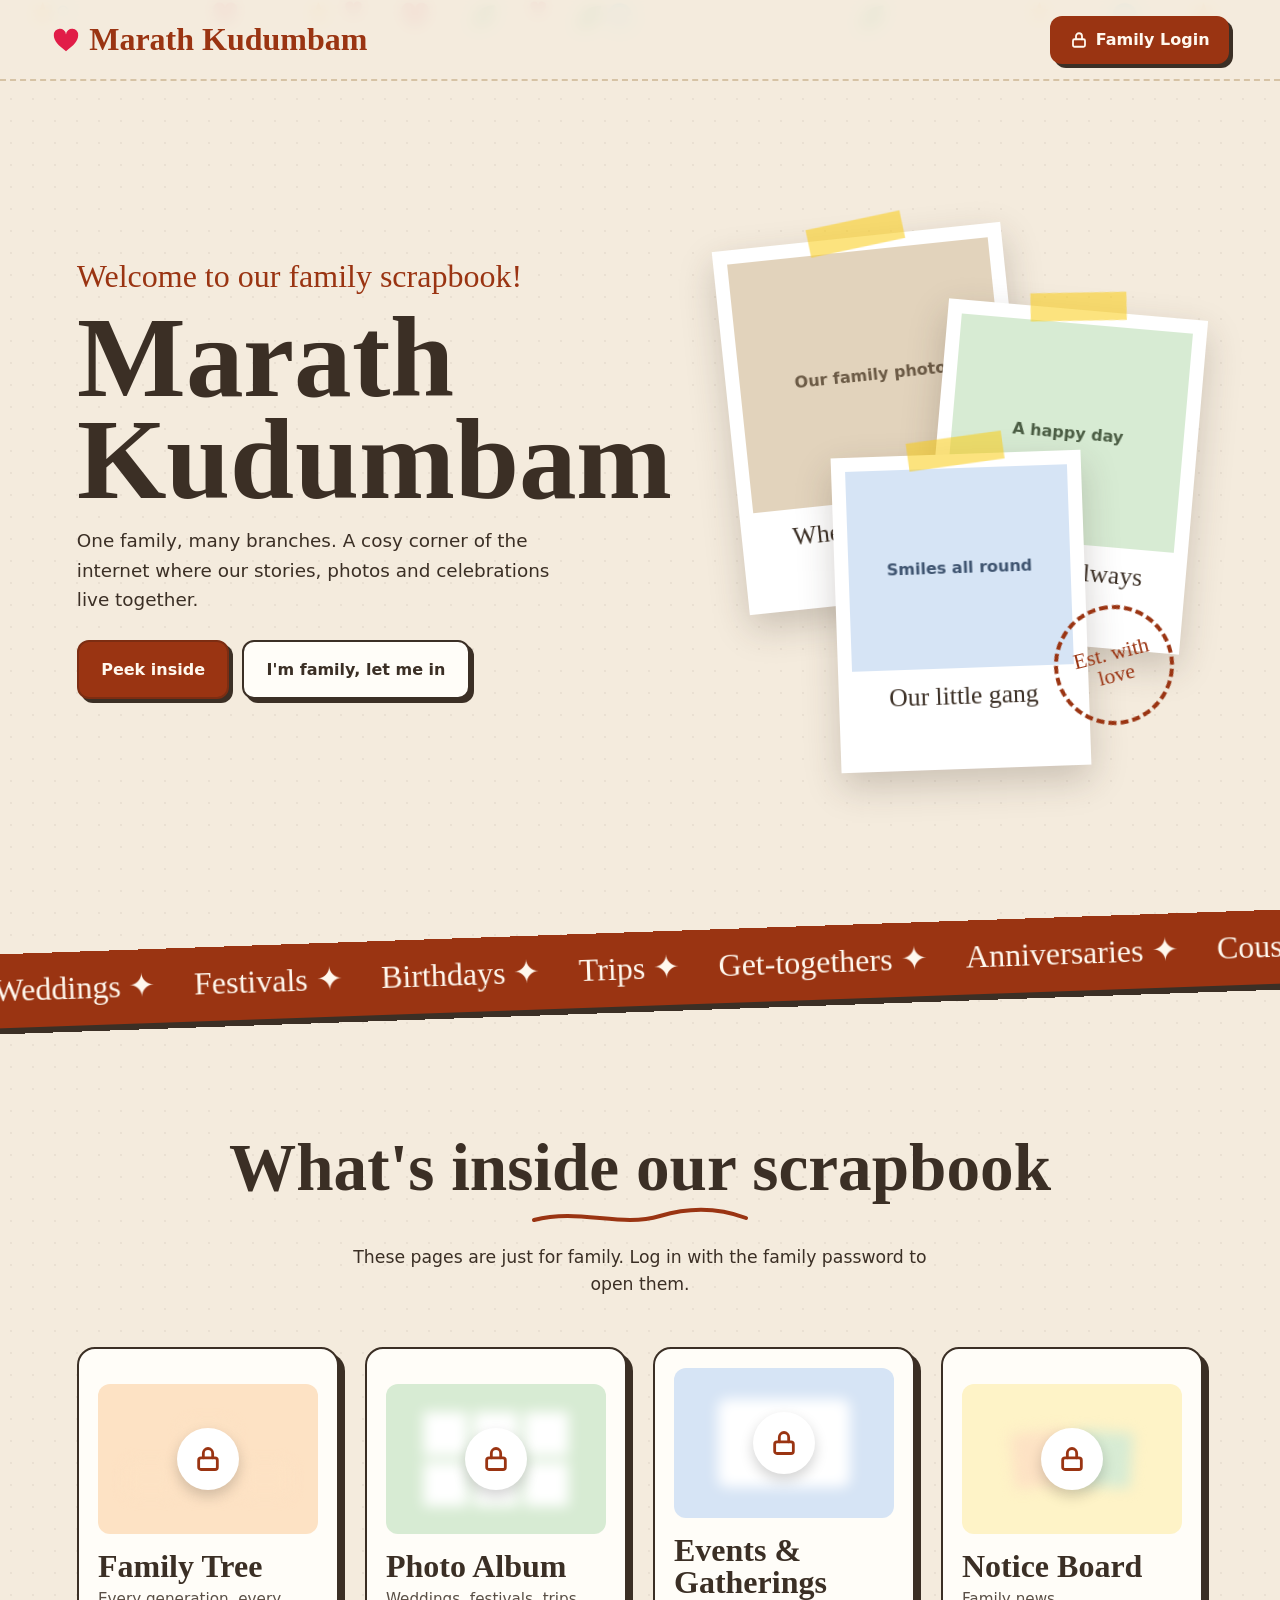
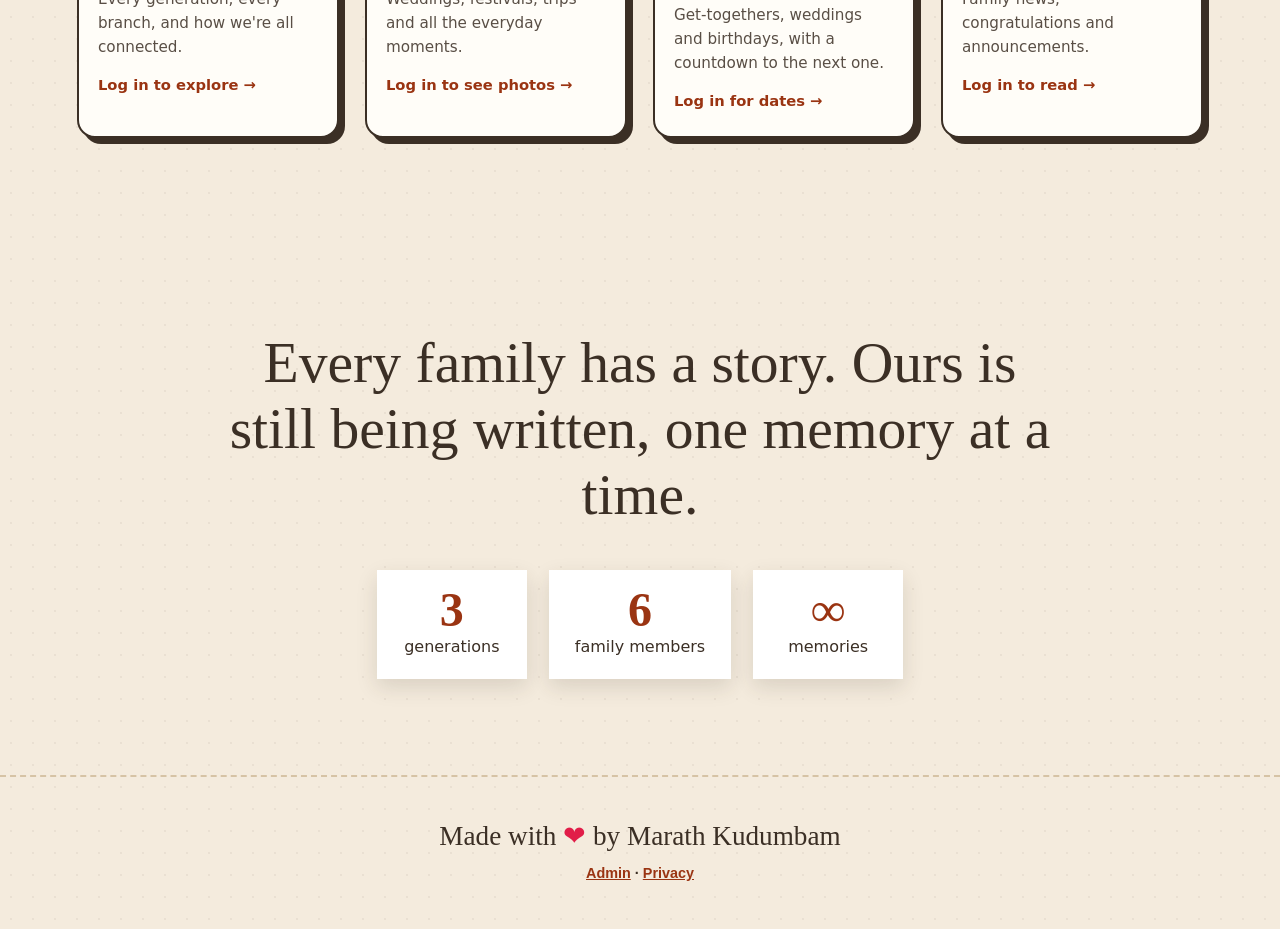
<file: index.html>
<!DOCTYPE html><html lang="en"><head><meta charset="UTF-8"><meta http-equiv="Content-Security-Policy" content="default-src 'self'; script-src 'self' 'unsafe-inline'; style-src 'self' 'unsafe-inline' https://fonts.googleapis.com; font-src https://fonts.gstatic.com; img-src 'self' data: blob: https://cppdwandvejbittfmwxe.supabase.co; connect-src 'self' https://cppdwandvejbittfmwxe.supabase.co https://www.googleapis.com; object-src 'none'; base-uri 'none'; form-action 'self'; frame-src 'none'"><meta name="referrer" content="strict-origin-when-cross-origin"><meta name="viewport" content="width=device-width,initial-scale=1"><title>Marath Kudumbam</title><link rel="icon" href="favicon.svg" type="image/svg+xml"><meta name="description" content="Welcome to the Marath Kudumbam family scrapbook."><link rel="preconnect" href="https://fonts.googleapis.com"><link rel="preconnect" href="https://fonts.gstatic.com" crossorigin><link href="https://fonts.googleapis.com/css2?family=Caveat:wght@500;700&family=Nunito:wght@400;700;800&display=swap" rel="stylesheet"><style>:root{--paper:#F4EBDD;--ink:#3B2F25;--rust:#9A3412;--rust2:#7C2D12;--peach:#FDE2C4;--sage:#D7EBD3;--sky:#D6E4F5;--butter:#FEF3C7;--tape:rgba(250,204,21,.55)}*{box-sizing:border-box;margin:0;padding:0}html{scroll-behavior:smooth}body{font-family:Nunito,system-ui,sans-serif;color:var(--ink);background:var(--paper);overflow-x:hidden;line-height:1.6;background-image:radial-gradient(rgba(59,47,37,.06) 1px,transparent 1.2px);background-size:22px 22px}.hand{font-family:Caveat,cursive}a{color:var(--rust)}nav{position:fixed;top:0;left:0;right:0;z-index:40;display:flex;align-items:center;justify-content:space-between;padding:14px 4vw;background:rgba(244,235,221,.85);backdrop-filter:blur(8px);border-bottom:2px dashed #d6c3a5;animation:navIn .8s .2s both cubic-bezier(.2,.9,.3,1.2)}@keyframes navIn{from{transform:translateY(-100%)}}.logo{font-family:Caveat,cursive;font-weight:700;font-size:2rem;color:var(--rust);text-decoration:none;display:flex;align-items:center;gap:.5rem}.logo svg{width:30px;height:30px}.login-btn{display:inline-flex;align-items:center;gap:.5rem;background:var(--rust);color:#fff8ee;border:0;font:inherit;font-weight:800;padding:.7rem 1.2rem;border-radius:12px;cursor:pointer;box-shadow:4px 4px 0 var(--ink);transition:transform .15s,box-shadow .15s}.login-btn:hover{transform:translate(-2px,-2px);box-shadow:6px 6px 0 var(--ink)}.login-btn:active{transform:translate(2px,2px);box-shadow:2px 2px 0 var(--ink)}.login-btn svg{width:18px;height:18px}.doodles{position:fixed;inset:0;pointer-events:none;z-index:0;overflow:hidden}.doodle{position:absolute;opacity:.35;animation:drift linear infinite}@keyframes drift{0%{transform:translateY(110vh) rotate(0)}100%{transform:translateY(-15vh) rotate(360deg)}}.hero{position:relative;z-index:1;min-height:100vh;min-height:100svh;display:grid;grid-template-columns:1.05fr 1fr;align-items:center;gap:3rem;padding:110px 6vw 60px;max-width:1300px;margin:0 auto}.kicker{font-family:Caveat,cursive;font-size:2rem;color:var(--rust);display:inline-block;clip-path:inset(0 100% 0 0);animation:write 1.4s .6s steps(28) forwards}@keyframes write{to{clip-path:inset(0 0 0 0)}}.title{font-family:Caveat,cursive;font-weight:700;font-size:clamp(3.4rem,9vw,7.6rem);line-height:.88;margin:.3rem 0 1rem}.title .ch{display:inline-block;opacity:0;transform:translateY(-120px) rotate(-25deg);animation:drop .9s cubic-bezier(.25,1.6,.45,1) forwards}@keyframes drop{to{opacity:1;transform:none}}.lead{font-size:1.15rem;max-width:30rem;opacity:0;animation:fadeUp .8s 2s forwards}.cta{display:inline-flex;margin-top:1.6rem;gap:.8rem;flex-wrap:wrap;opacity:0;animation:fadeUp .8s 2.2s forwards}@keyframes fadeUp{from{opacity:0;transform:translateY(20px)}to{opacity:1;transform:none}}.btn{display:inline-block;text-decoration:none;font-weight:800;padding:.9rem 1.4rem;border-radius:12px;border:2px solid var(--ink);background:#fffdf8;color:var(--ink);box-shadow:4px 4px 0 var(--ink);transition:transform .15s,box-shadow .15s;cursor:pointer;font:inherit;font-weight:800}.btn:hover{transform:translate(-2px,-2px);box-shadow:6px 6px 0 var(--ink)}.btn.primary{background:var(--rust);color:#fff8ee;border-color:var(--rust2)}.stack{position:relative;height:520px;perspective:1200px}.polaroid{position:absolute;background:#fff;padding:14px 14px 52px;box-shadow:0 14px 34px rgba(59,47,37,.22);transition:transform .3s ease-out;will-change:transform}.polaroid .ph{display:grid;place-items:center;color:#6b5a45;font-weight:700;text-align:center;padding:1rem}.polaroid .cap{font-family:Caveat,cursive;font-size:1.6rem;text-align:center;margin-top:.5rem}.p1{left:2%;top:4%;width:290px}.p1 .ph{height:250px;background:#e2d3bc}.p2{right:2%;top:18%;width:260px}.p2 .ph{height:220px;background:var(--sage);color:#4b5d44}.p3{left:24%;top:46%;width:250px}.p3 .ph{height:200px;background:var(--sky);color:#3f5470}.fall{animation:fall 1.1s cubic-bezier(.3,1.5,.5,1) both}@keyframes fall{0%{opacity:0;transform:translate3d(var(--fx),-140vh,0) rotate(calc(var(--r) + 40deg))}100%{opacity:1;transform:translate3d(0,0,0) rotate(var(--r))}}.tape{position:absolute;width:96px;height:28px;background:var(--tape);top:-12px;left:50%;margin-left:-48px;transform:rotate(-6deg) scaleX(0);transform-origin:left;animation:tapeOn .4s forwards}@keyframes tapeOn{to{transform:rotate(-6deg) scaleX(1)}}.stamp{position:absolute;right:6%;bottom:2%;width:120px;height:120px;border:4px dashed var(--rust);border-radius:50%;display:grid;place-items:center;text-align:center;font-family:Caveat,cursive;font-size:1.35rem;line-height:1;color:var(--rust);transform:rotate(-14deg) scale(0);animation:stamp .5s 3s cubic-bezier(.2,2,.4,1) forwards}@keyframes stamp{to{transform:rotate(-14deg) scale(1)}}.ribbon{position:relative;z-index:1;background:var(--rust);color:#fff8ee;transform:rotate(-2deg);margin:2rem -2vw;padding:.7rem 0;overflow:hidden;box-shadow:0 6px 0 var(--ink)}.ribbon .track{display:flex;width:max-content;animation:marquee 26s linear infinite}.ribbon span{font-family:Caveat,cursive;font-size:2rem;padding:0 1.2rem;white-space:nowrap}@keyframes marquee{to{transform:translateX(-50%)}}section{position:relative;z-index:1;padding:6rem 6vw;max-width:1300px;margin:0 auto}.sec-title{font-family:Caveat,cursive;font-weight:700;font-size:clamp(2.8rem,6vw,4.2rem);text-align:center;line-height:1}.underline{display:block;margin:.3rem auto 0;width:220px;height:22px}.underline path{stroke-dasharray:300;stroke-dashoffset:300;transition:stroke-dashoffset 1.2s ease}.in .underline path,.underline.in path{stroke-dashoffset:0}.sub{text-align:center;max-width:36rem;margin:1rem auto 3rem;font-size:1.08rem}.cards{display:grid;grid-template-columns:repeat(4,minmax(0,1fr));gap:1.6rem;perspective:1000px}.card{position:relative;background:#fffdf8;border:2px solid var(--ink);border-radius:18px;padding:1.2rem 1.2rem 1.4rem;box-shadow:6px 6px 0 var(--ink);cursor:pointer;text-align:left;font:inherit;color:inherit;transform-style:preserve-3d;transition:transform .2s ease-out,box-shadow .2s}.card:hover{transform:translateY(-3px);box-shadow:8px 8px 0 var(--rust)}.card .peek{height:150px;border-radius:12px;margin-bottom:1rem;position:relative;overflow:hidden;display:grid;place-items:center}.card .peek .blur{position:absolute;inset:0;filter:blur(6px);display:grid;place-items:center;transform:scale(1.1)}.card h3{font-family:Caveat,cursive;font-size:2rem;line-height:1}.card p{font-size:.95rem;opacity:.85;margin-top:.3rem}.lock{position:relative;z-index:2;width:62px;height:62px;border-radius:50%;background:#fff;display:grid;place-items:center;box-shadow:0 6px 14px rgba(0,0,0,.18);transform:translateZ(40px)}.lock svg{width:28px;height:28px;color:var(--rust)}.card .go{display:inline-block;margin-top:.8rem;font-weight:800;color:var(--rust);font-size:.92rem}.mini-node{width:46px;height:30px;border-radius:8px;background:var(--peach);margin:3px}.quote{text-align:center}.quote blockquote{font-family:Caveat,cursive;font-size:clamp(2.2rem,5vw,3.6rem);line-height:1.15;max-width:52rem;margin:0 auto}.quote blockquote .word{display:inline-block;opacity:0;transform:translateY(30px) rotate(6deg);transition:opacity .5s,transform .6s cubic-bezier(.2,1.4,.4,1)}.quote.in blockquote .word{opacity:1;transform:none}.facts{display:flex;justify-content:center;gap:1.4rem;flex-wrap:wrap;margin-top:2.6rem}.fact{background:#fff;padding:1rem 1.6rem 1.2rem;box-shadow:0 8px 20px rgba(59,47,37,.14);transform:rotate(var(--r));text-align:center;min-width:150px}.fact b{display:block;font-family:Caveat,cursive;font-size:3rem;line-height:1;color:var(--rust)}.reveal{opacity:0;transform:translateY(50px) rotateX(18deg);transition:opacity .8s,transform .9s cubic-bezier(.2,1,.3,1)}.reveal.in{opacity:1;transform:none}footer{position:relative;z-index:1;text-align:center;padding:2.4rem 6vw 3rem;border-top:2px dashed #d6c3a5;font-family:Caveat,cursive;font-size:1.7rem}.heart{display:inline-block;color:#e11d48;animation:beat 1.2s infinite}@keyframes beat{0%,100%{transform:scale(1)}15%{transform:scale(1.3)}30%{transform:scale(1)}45%{transform:scale(1.2)}}.modal{position:fixed;inset:0;z-index:60;display:grid;place-items:center;padding:1.2rem;background:rgba(59,47,37,.55);backdrop-filter:blur(3px);opacity:0;pointer-events:none;transition:opacity .3s}.modal.open{opacity:1;pointer-events:auto}.login-card{position:relative;width:min(400px,100%);background:#fff;padding:1.6rem 1.6rem 1.4rem;box-shadow:0 30px 60px rgba(0,0,0,.3);transform:rotateY(90deg) rotate(-4deg);transition:transform .6s cubic-bezier(.2,1.4,.4,1)}.modal.open .login-card{transform:rotateY(0) rotate(-1.5deg)}.login-card .tape{animation:none;transform:rotate(-6deg)}.login-card h2{font-family:Caveat,cursive;font-size:2.6rem;line-height:1;text-align:center}.login-card p{text-align:center;font-size:.95rem;margin:.3rem 0 1.2rem;opacity:.85}.login-card label.f{display:block;font-weight:700;font-size:.9rem;margin-bottom:.3rem}.login-card input[type=password]{width:100%;font:inherit;font-size:1.05rem;padding:.8rem 1rem;border:2px solid var(--ink);border-radius:10px;background:#fffdf8;outline:0}.login-card input[type=password]:focus{border-color:var(--rust);box-shadow:0 0 0 4px rgba(154,52,18,.15)}.login-card .rem{display:flex;align-items:center;gap:.5rem;margin:.8rem 0 1rem;font-size:.92rem}.login-card .btn{width:100%;text-align:center}.err{color:#b91c1c;font-weight:700;min-height:1.5em;text-align:center;margin-top:.6rem;font-size:.92rem}.close{position:absolute;top:10px;right:10px;width:40px;height:40px;border:0;background:var(--paper);border-radius:10px;cursor:pointer;font-size:1.2rem}.shake{animation:shake .5s}@keyframes shake{20%,60%{transform:translateX(-12px) rotate(-1.5deg)}40%,80%{transform:translateX(12px) rotate(-1.5deg)}}.cover{position:fixed;inset:0;z-index:80;pointer-events:none;perspective:2000px;display:none}.cover.on{display:block}.cover .page{position:absolute;inset:0;background:var(--paper)}.cover .lid{position:absolute;inset:0;background:#8b5e3c;transform-origin:left center;display:grid;place-items:center;background-image:repeating-linear-gradient(45deg,rgba(0,0,0,.04) 0 6px,transparent 6px 12px);box-shadow:inset -20px 0 40px rgba(0,0,0,.25)}.cover .lid .label{background:#fff8ee;padding:1.4rem 2.6rem;border:3px solid var(--ink);transform:rotate(-2deg);text-align:center}.cover .lid .label b{display:block;font-family:Caveat,cursive;font-size:3.6rem;line-height:1}.cover.open .lid{animation:openLid 1.3s .5s cubic-bezier(.6,0,.3,1) forwards}@keyframes openLid{to{transform:rotateY(-115deg);box-shadow:inset -60px 0 60px rgba(0,0,0,.5)}}canvas#confetti{position:fixed;inset:0;z-index:90;pointer-events:none}.sparkle{position:fixed;pointer-events:none;z-index:70;width:14px;height:14px;animation:spark .8s forwards}@keyframes spark{to{opacity:0;transform:translateY(20px) scale(.2) rotate(180deg)}}.foot-links{font:700 .9rem Nunito,sans-serif;margin-top:.4rem}@media (max-width:900px){.hero{grid-template-columns:1fr;padding-top:100px;text-align:center}.lead{margin:0 auto}.cta{justify-content:center}.stack{height:440px;max-width:420px;margin:0 auto;width:100%}.p1{width:220px}.p1 .ph{height:180px}.p2{width:200px}.p2 .ph{height:160px}.p3{width:200px;left:18%}.p3 .ph{height:150px}.cards{grid-template-columns:repeat(2,minmax(0,1fr))}.logo{font-size:1.6rem}}@media (max-width:540px){body,html{overflow-x:clip}nav{gap:8px;padding:9px 12px}.logo{min-width:0;gap:.3rem;font-size:1.32rem;white-space:nowrap}.logo svg{width:22px;height:22px;flex:none}.login-btn{flex:none;gap:.3rem;padding:.55rem .65rem;font-size:.86rem;white-space:nowrap;box-shadow:3px 3px 0 var(--ink)}.ribbon{margin:1.4rem 0;transform:none}.hero{padding:88px 16px 34px;gap:1.6rem;overflow:hidden}.kicker{font-size:1.55rem}.lead{font-size:1.05rem}.cta{gap:.65rem}.stack{height:470px}.polaroid{padding:9px 9px 38px}.polaroid .cap{font-size:1.25rem}.p1{left:0;top:0;width:176px}.p1 .ph{height:132px}.p2{right:0;top:13%;width:166px}.p2 .ph{height:122px}.p3{left:12%;top:56%;width:166px}.p3 .ph{height:112px}.stamp{right:0;bottom:0}.ribbon span{font-size:1.55rem}section{padding:3.4rem 16px}.sub{margin-bottom:1.8rem}.card{box-shadow:4px 4px 0 var(--ink)}.fact{min-width:128px;padding:.8rem 1rem}.login-card{padding:1.35rem 1.1rem 1.1rem}.login-card input[type=password]{font-size:16px}.cards{grid-template-columns:1fr}.login-btn span{display:inline}.stamp{width:90px;height:90px;font-size:1rem}}@media (prefers-reduced-motion:reduce){*,::after,::before{animation:none!important;transition:none!important}.tape{transform:rotate(-6deg)!important}.stamp{transform:rotate(-14deg)!important}.cta,.lead,.title .ch{opacity:1;transform:none}.kicker{clip-path:none}.reveal{opacity:1;transform:none}.doodles{display:none}}</style></head><body><div class="doodles" id="doodles" aria-hidden="true"></div><nav><a href="#top" class="logo" aria-label="Marath Kudumbam home"><svg viewBox="0 0 32 32" aria-hidden="true"><path d="M16 28C8 22 3 17 3 11a6.5 6.5 0 0 1 13-1 6.5 6.5 0 0 1 13 1c0 6-5 11-13 17z" fill="#E11D48"/></svg> Marath Kudumbam </a><button class="login-btn" id="loginBtn" type="button"><svg viewBox="0 0 24 24" fill="none" stroke="currentColor" stroke-width="2.4" stroke-linecap="round" stroke-linejoin="round" aria-hidden="true"><rect x="4" y="11" width="16" height="10" rx="2"/><path d="M8 11V7a4 4 0 0 1 8 0v4"/></svg> <span id="loginLabel">Family Login</span></button></nav><header class="hero" id="top"><div><div class="kicker">Welcome to our family scrapbook!</div><h1 class="title" id="title" aria-label="Marath Kudumbam">Marath<br>Kudumbam</h1><p class="lead">One family, many branches. A cosy corner of the internet where our stories, photos and celebrations live together.</p><div class="cta"><a class="btn primary" href="#inside">Peek inside</a> <button class="btn" type="button" id="heroLogin">I'm family, let me in</button></div></div><div class="stack" id="stack" aria-hidden="true"><div class="polaroid p1 fall" style="--r:-6deg;--fx:-30vw;animation-delay:.9s" data-depth="18"><div class="tape" style="animation-delay:2s"></div><div class="ph">Our family photo</div><div class="cap">Where it all began</div></div><div class="polaroid p2 fall" style="--r:5deg;--fx:30vw;animation-delay:1.2s" data-depth="30"><div class="tape" style="animation-delay:2.2s"></div><div class="ph">A happy day</div><div class="cap">Together, always</div></div><div class="polaroid p3 fall" style="--r:-2deg;--fx:0vw;animation-delay:1.5s" data-depth="44"><div class="tape" style="animation-delay:2.4s"></div><div class="ph">Smiles all round</div><div class="cap">Our little gang</div></div><div class="stamp">Est. with<br>love</div></div></header><div class="ribbon" aria-hidden="true"><div class="track" id="track"></div></div><section id="inside"><h2 class="sec-title reveal">What's inside our scrapbook</h2><svg class="underline reveal" viewBox="0 0 220 22" aria-hidden="true"><path d="M4 14 C 50 2, 90 22, 130 10 S 200 6, 216 12" fill="none" stroke="#9A3412" stroke-width="4" stroke-linecap="round"/></svg><p class="sub reveal">These pages are just for family. Log in with the family password to open them.</p><div class="cards"><button class="card reveal" type="button" data-open><div class="peek" style="background:var(--peach)"><div class="blur"><div style="display:flex;flex-direction:column;align-items:center"><div class="mini-node"></div><div style="display:flex"><div class="mini-node"></div><div class="mini-node"></div><div class="mini-node"></div></div></div></div><div class="lock"><svg viewBox="0 0 24 24" fill="none" stroke="currentColor" stroke-width="2.4" stroke-linecap="round" aria-hidden="true"><rect x="4" y="11" width="16" height="10" rx="2"/><path d="M8 11V7a4 4 0 0 1 8 0v4"/></svg></div></div><h3>Family Tree</h3><p>Every generation, every branch, and how we're all connected.</p><span class="go">Log in to explore →</span></button> <button class="card reveal" type="button" data-open style="transition-delay:.1s"><div class="peek" style="background:var(--sage)"><div class="blur"><div style="display:grid;grid-template-columns:repeat(3,40px);gap:6px"><i style="height:40px;background:#fff"></i><i style="height:40px;background:#fff"></i><i style="height:40px;background:#fff"></i><i style="height:40px;background:#fff"></i><i style="height:40px;background:#fff"></i><i style="height:40px;background:#fff"></i></div></div><div class="lock"><svg viewBox="0 0 24 24" fill="none" stroke="currentColor" stroke-width="2.4" stroke-linecap="round" aria-hidden="true"><rect x="4" y="11" width="16" height="10" rx="2"/><path d="M8 11V7a4 4 0 0 1 8 0v4"/></svg></div></div><h3>Photo Album</h3><p>Weddings, festivals, trips and all the everyday moments.</p><span class="go">Log in to see photos →</span></button> <button class="card reveal" type="button" data-open style="transition-delay:.2s"><div class="peek" style="background:var(--sky)"><div class="blur"><div style="background:#fff;width:120px;height:80px;border-radius:8px"></div></div><div class="lock"><svg viewBox="0 0 24 24" fill="none" stroke="currentColor" stroke-width="2.4" stroke-linecap="round" aria-hidden="true"><rect x="4" y="11" width="16" height="10" rx="2"/><path d="M8 11V7a4 4 0 0 1 8 0v4"/></svg></div></div><h3>Events &amp; Gatherings</h3><p>Get-togethers, weddings and birthdays, with a countdown to the next one.</p><span class="go">Log in for dates →</span></button> <button class="card reveal" type="button" data-open style="transition-delay:.3s"><div class="peek" style="background:var(--butter)"><div class="blur"><div style="display:flex;gap:8px"><i style="width:50px;height:50px;background:#fde2c4;transform:rotate(-6deg)"></i><i style="width:50px;height:50px;background:#d7ebd3;transform:rotate(4deg)"></i></div></div><div class="lock"><svg viewBox="0 0 24 24" fill="none" stroke="currentColor" stroke-width="2.4" stroke-linecap="round" aria-hidden="true"><rect x="4" y="11" width="16" height="10" rx="2"/><path d="M8 11V7a4 4 0 0 1 8 0v4"/></svg></div></div><h3>Notice Board</h3><p>Family news, congratulations and announcements.</p><span class="go">Log in to read →</span></button></div></section><section class="quote" id="quote"><blockquote id="quoteText">Every family has a story. Ours is still being written, one memory at a time.</blockquote><div class="facts"><div class="fact reveal" style="--r:-3deg"><b data-count="3">0</b>generations</div><div class="fact reveal" style="--r:2deg"><b data-count="14">0</b>family members</div><div class="fact reveal" style="--r:-1deg"><b>∞</b>memories</div></div></section><footer>Made with <span class="heart">&#10084;</span> by Marath Kudumbam<div class="foot-links"><a href="admin.html">Admin</a> · <a href="privacy.html">Privacy</a></div></footer><div class="modal" id="modal" role="dialog" aria-modal="true" aria-labelledby="lgTitle"><form class="login-card" id="form"><div class="tape"></div><button class="close" type="button" id="closeBtn" aria-label="Close">✕</button><h2 id="lgTitle">Family Login</h2><p>Enter the family password to open the scrapbook.</p><label class="f" for="pw">Family password</label> <input type="password" id="pw" autocomplete="current-password" required> <label class="rem"><input type="checkbox" id="rem" checked="checked"> Remember me on this device for 30 days</label> <button class="btn primary" id="go" type="submit">Open the scrapbook</button><div class="err" id="err" role="alert"></div></form></div><div class="cover" id="cover" aria-hidden="true"><div class="page"></div><div class="lid"><div class="label"><b>Marath Kudumbam</b>Family Scrapbook</div></div></div><canvas id="confetti" aria-hidden="true"></canvas><script src="site.js"></script><script>const REDUCED=matchMedia("(prefers-reduced-motion: reduce)").matches,FINE=matchMedia("(pointer: fine)").matches;!function(){const e=document.getElementById("title"),t=e.innerHTML.split("<br>");let n=0;e.innerHTML=t.map(e=>'<span style="white-space:nowrap">'+[...e].map(e=>`<span class="ch" aria-hidden="true" style="animation-delay:${.15+.07*n++}s">${e}</span>`).join("")+"</span>").join("<br>")}(),function(){if(REDUCED)return;const e=document.getElementById("doodles"),t=['<path d="M12 21C6 16.5 2 13 2 8.5A4.5 4.5 0 0 1 12 6a4.5 4.5 0 0 1 10 2.5C22 13 18 16.5 12 21z" fill="#E11D48"/>','<path d="M12 2l2.9 6.9L22 10l-5.5 4.6L18 22l-6-3.8L6 22l1.5-7.4L2 10l7.1-1.1z" fill="#F59E0B"/>','<circle cx="12" cy="12" r="8" fill="none" stroke="#0EA5E9" stroke-width="3"/>','<path d="M4 20C4 10 10 4 20 4c0 10-6 16-16 16z" fill="#16A34A"/>'];for(let n=0;n<14;n++){const o=document.createElement("div");o.className="doodle";const a=14+22*Math.random();o.style.cssText=`left:${100*Math.random()}vw;width:${a}px;height:${a}px;animation-duration:${18+22*Math.random()}s;animation-delay:${30*-Math.random()}s`,o.innerHTML=`<svg viewBox="0 0 24 24" width="100%" height="100%">${t[n%t.length]}</svg>`,e.appendChild(o)}}(),function(){const e=["Weddings","Festivals","Birthdays","Trips","Get-togethers","Anniversaries","Cousins","Grandparents","Stories","Laughter"].map(e=>`<span>${e} ✦</span>`).join("");document.getElementById("track").innerHTML=e+e}(),function(){if(REDUCED||!FINE)return;const e=[...document.getElementById("stack").querySelectorAll(".polaroid")];setTimeout(()=>e.forEach(e=>{e.classList.remove("fall"),e.style.transform=`rotate(${e.style.getPropertyValue("--r")})`}),3200),addEventListener("mousemove",t=>{if(e[0].classList.contains("fall"))return;const n=t.clientX/innerWidth-.5,o=t.clientY/innerHeight-.5;e.forEach(e=>{const t=+e.dataset.depth;e.style.transform=`translate(${n*t}px,${o*t}px) rotate(${e.style.getPropertyValue("--r")})`})})}(),function(){if(REDUCED||!FINE)return;let e=0;const t=["#F59E0B","#E11D48","#0EA5E9","#16A34A","#9A3412"];addEventListener("mousemove",n=>{const o=performance.now();if(o-e<45)return;e=o;const a=document.createElement("div");a.className="sparkle",a.style.left=n.clientX-7+"px",a.style.top=n.clientY-7+"px",a.innerHTML=`<svg viewBox="0 0 24 24" width="14" height="14"><path d="M12 0l3 9 9 3-9 3-3 9-3-9-9-3 9-3z" fill="${t[5*Math.random()|0]}"/></svg>`,document.body.appendChild(a),setTimeout(()=>a.remove(),800)})}(),function(){const e=document.getElementById("quoteText");e.innerHTML=e.textContent.split(" ").map((e,t)=>`<span class="word" style="transition-delay:${.07*t}s">${e}</span>`).join(" ");const t=new IntersectionObserver(e=>e.forEach(e=>{if(!e.isIntersecting)return;const o=e.target;o.classList.add("in"),t.unobserve(o),o.querySelectorAll&&o.querySelectorAll("[data-count]").forEach(n),o.dataset&&o.dataset.count&&n(o.querySelector("b")||o)}),{threshold:.2});function n(e){if(!e||!e.dataset||!e.dataset.count||e.dataset.done)return;e.dataset.done=1;const t=+e.dataset.count;let n=0;const o=setInterval(()=>{e.textContent=++n,n>=t&&clearInterval(o)},70)}document.querySelectorAll(".reveal,#quote").forEach(e=>t.observe(e))}();const modal=document.getElementById("modal"),form=document.getElementById("form"),err=document.getElementById("err"),go=document.getElementById("go"),pwI=document.getElementById("pw"),goFamily=()=>location.assign("/family.html");function openLogin(){MK.familyToken()?goFamily():(modal.classList.add("open"),setTimeout(()=>pwI.focus(),350))}function closeLogin(){modal.classList.remove("open"),err.textContent=""}function enter(){if(closeLogin(),REDUCED)return void goFamily();confetti();const e=document.getElementById("cover");e.classList.add("on"),requestAnimationFrame(()=>e.classList.add("open")),setTimeout(goFamily,1900)}function confetti(){const e=document.getElementById("confetti"),t=e.getContext("2d");e.width=innerWidth,e.height=innerHeight;const n=["#9A3412","#F59E0B","#E11D48","#16A34A","#0EA5E9","#FDE2C4","#FACC15"],o=Array.from({length:180},()=>({x:innerWidth/2,y:innerHeight/2,vx:22*(Math.random()-.5),vy:-20*Math.random()-6,s:6+8*Math.random(),r:6*Math.random(),vr:.4*(Math.random()-.5),c:n[Math.random()*n.length|0],sh:Math.random()<.3}));let a=0;!function n(){t.clearRect(0,0,e.width,e.height),o.forEach(e=>{e.vy+=.55,e.vx*=.985,e.x+=e.vx,e.y+=e.vy,e.r+=e.vr,t.save(),t.translate(e.x,e.y),t.rotate(e.r),t.fillStyle=e.c,e.sh?(t.beginPath(),t.arc(0,0,e.s/2,0,7),t.fill()):t.fillRect(-e.s/2,-e.s/4,e.s,e.s/2),t.restore()}),++a<150?requestAnimationFrame(n):t.clearRect(0,0,e.width,e.height)}()}document.getElementById("loginBtn").onclick=openLogin,document.getElementById("heroLogin").onclick=openLogin,document.querySelectorAll("[data-open]").forEach(e=>e.onclick=openLogin),document.getElementById("closeBtn").onclick=closeLogin,modal.addEventListener("click",e=>{e.target===modal&&closeLogin()}),addEventListener("keydown",e=>{"Escape"===e.key&&modal.classList.contains("open")&&closeLogin()}),MK.familyToken()&&(document.getElementById("loginLabel").textContent="Open family area"),form.addEventListener("submit",async e=>{e.preventDefault();const t=document.getElementById("rem").checked;go.disabled=!0,go.textContent="Opening…",err.textContent="";try{const e=await MK.family("login",{password:pwI.value,remember:t});MK.saveFamily(e.token,e.expires,t),pwI.value="",enter()}catch(e){go.disabled=!1,go.textContent="Open the scrapbook",err.textContent=e.message,form.classList.remove("shake"),form.offsetWidth,form.classList.add("shake")}}),(async()=>{try{const e=await fetch(MK.URL+"/rest/v1/site_text?select=key,value",{headers:{apikey:MK.KEY}});if(!e.ok)return;const t=Object.fromEntries((await e.json()).map(e=>[e.key,e.value]));if(t.kicker&&(document.querySelector(".kicker").textContent=t.kicker),t.lead&&(document.querySelector(".lead").textContent=t.lead),t.quote){document.getElementById("quoteText").innerHTML=t.quote.split(/\s+/).map((e,t)=>'<span class="word" style="transition-delay:'+.07*t+'s">'+MK.esc(e)+"</span>").join(" ")}[["generations",0],["members",1]].forEach(([e,n])=>{const o=document.querySelectorAll("[data-count]")[n];o&&void 0!==t[e]&&(o.dataset.count=t[e],o.dataset.done&&(o.textContent=t[e]))})}catch(e){}})()</script></body></html>
</file>
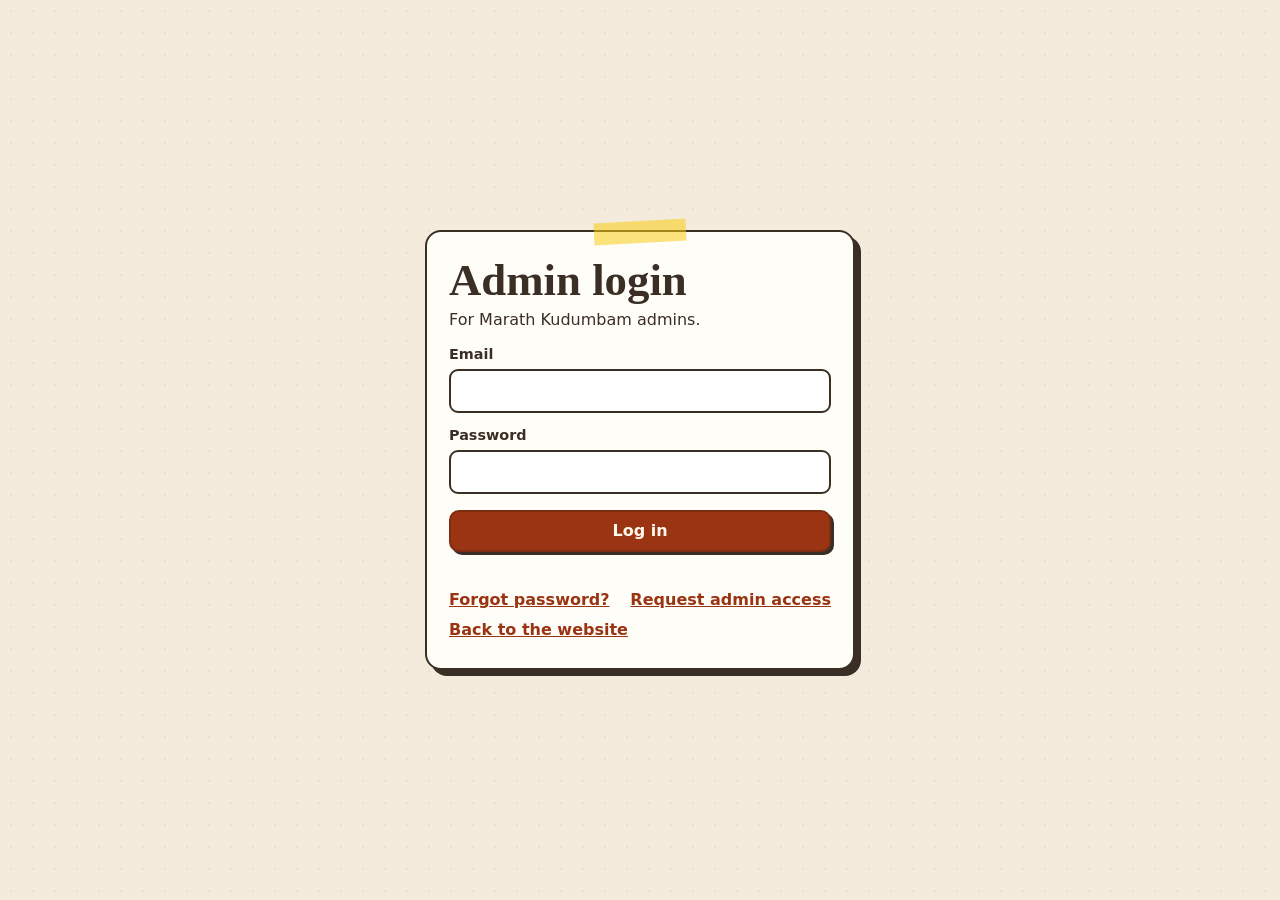
<file: admin.html>
<!DOCTYPE html><html lang="en"><head><meta charset="UTF-8"><meta http-equiv="Content-Security-Policy" content="default-src 'self'; script-src 'self' 'unsafe-inline'; style-src 'self' 'unsafe-inline' https://fonts.googleapis.com; font-src https://fonts.gstatic.com; img-src 'self' data: blob: https://cppdwandvejbittfmwxe.supabase.co; connect-src 'self' https://cppdwandvejbittfmwxe.supabase.co https://www.googleapis.com; object-src 'none'; base-uri 'none'; form-action 'self'; frame-src 'none'"><meta name="referrer" content="strict-origin-when-cross-origin"><meta name="viewport" content="width=device-width,initial-scale=1"><meta name="robots" content="noindex, nofollow"><title>Marath Kudumbam · Admin</title><link rel="icon" href="favicon.svg" type="image/svg+xml"><link rel="preconnect" href="https://fonts.googleapis.com"><link rel="preconnect" href="https://fonts.gstatic.com" crossorigin><link href="https://fonts.googleapis.com/css2?family=Caveat:wght@500;700&family=Nunito:wght@400;700;800&display=swap" rel="stylesheet"><link rel="stylesheet" href="site.css"><style>:root{--paper:#F4EBDD;--ink:#3B2F25;--rust:#9A3412;--rust2:#7C2D12;--peach:#FDE2C4;--sage:#D7EBD3;--sky:#D6E4F5;--butter:#FEF3C7;--card:#FFFDF8;--line:#D6C3A5;--tape:rgba(250,204,21,.55)}*{box-sizing:border-box}body{margin:0;min-height:100vh;font-family:Nunito,system-ui,sans-serif;color:var(--ink);background:var(--paper);line-height:1.5;background-image:radial-gradient(rgba(59,47,37,.06) 1px,transparent 1.2px);background-size:22px 22px}h1,h2,h3{font-family:Caveat,cursive;line-height:1;margin:0}h1{font-size:2.8rem}h2{font-size:2.5rem}h3{font-size:1.8rem}p{margin:.35rem 0}a{color:var(--rust);font-weight:800}button,input,select,textarea{font:inherit}button{cursor:pointer}.auth{min-height:100vh;display:grid;place-items:center;padding:24px 16px}.paper{position:relative;width:min(430px,100%);background:var(--card);border:2px solid var(--ink);border-radius:16px;box-shadow:6px 6px 0 var(--ink);padding:26px 22px}.paper::before{content:"";position:absolute;top:-11px;left:50%;width:92px;height:22px;margin-left:-46px;background:var(--tape);transform:rotate(-3deg)}.field{display:block;margin-top:12px;font-size:.9rem;font-weight:800}.field span{display:block;margin-bottom:3px}input,select,textarea{width:100%;min-height:44px;border:2px solid var(--ink);border-radius:9px;background:#fff;color:var(--ink);padding:9px 11px;font-weight:700}textarea{min-height:110px;resize:vertical}a:focus-visible,button:focus-visible,input:focus,select:focus,textarea:focus{outline:3px solid rgba(154,52,18,.3);outline-offset:1px}.btn{min-height:42px;border:2px solid var(--ink);border-radius:10px;background:var(--card);color:var(--ink);padding:7px 13px;font-weight:800;box-shadow:3px 3px 0 var(--ink)}.btn:active{transform:translate(2px,2px);box-shadow:1px 1px 0 var(--ink)}.btn.main{background:var(--rust);border-color:var(--rust2);color:#fff8ee}.btn.danger{color:#991b1b;border-color:#991b1b;box-shadow:3px 3px 0 #991b1b}.btn:disabled{opacity:.6;cursor:wait}.wide{width:100%;margin-top:16px}.linkbtn{border:0;background:0 0;color:var(--rust);font-weight:800;text-decoration:underline;padding:6px 0;min-height:36px}.row{display:flex;gap:8px;flex-wrap:wrap;align-items:center}.between{justify-content:space-between}.msg{min-height:1.4em;margin-top:10px;font-weight:800;font-size:.92rem}.msg.bad{color:#b91c1c}.msg.ok{color:#2f5d2a}.top{position:sticky;top:0;z-index:5;display:flex;gap:10px;align-items:center;justify-content:space-between;padding:10px 4vw;background:rgba(244,235,221,.95);border-bottom:2px dashed var(--line)}.top h1{font-size:1.9rem;color:var(--rust)}.layout{display:grid;grid-template-columns:210px minmax(0,1fr);gap:24px;max-width:1180px;margin:0 auto;padding:24px 4vw 60px}.tabs{display:flex;flex-direction:column;gap:7px;position:sticky;top:78px;align-self:start}.tabs button{display:flex;justify-content:space-between;gap:8px;text-align:left;min-height:42px;border:2px solid transparent;border-radius:10px;background:0 0;color:var(--ink);padding:8px 11px;font-weight:800}.tabs button.on{background:var(--card);border-color:var(--ink);box-shadow:3px 3px 0 var(--rust)}.badge{min-width:23px;border-radius:999px;background:var(--rust);color:#fff;text-align:center;font-size:.8rem;padding:1px 6px}.head{display:flex;gap:12px;align-items:center;justify-content:space-between;flex-wrap:wrap;margin-bottom:16px}.list{display:grid;gap:12px}.item{display:flex;gap:13px;align-items:center;justify-content:space-between;flex-wrap:wrap;background:var(--card);border:2px solid var(--ink);border-radius:13px;padding:12px}.item .text{min-width:min(220px,100%);flex:1}.muted{font-size:.9rem;color:#6b5a45}.grid{display:grid;grid-template-columns:repeat(auto-fill,minmax(205px,1fr));gap:18px}.photo{background:#fff;padding:9px;box-shadow:0 7px 16px rgba(59,47,37,.16)}.photo img,.thumb{display:block;width:100%;aspect-ratio:1;object-fit:cover;background:var(--peach)}.photo b{display:block;margin-top:7px;overflow-wrap:anywhere}.mini{width:76px;height:76px;object-fit:cover;background:var(--peach);flex:none}.tree-node{margin-left:20px;padding-left:14px;border-left:3px dashed var(--rust)}.tree-root>.tree-node{margin:0;padding:0;border:0}.tree-node .item{margin-bottom:10px}.panel{max-width:620px;background:var(--card);border:2px solid var(--ink);border-radius:14px;padding:18px;margin-bottom:18px}.progress{font-weight:800;color:var(--rust)}dialog{width:min(520px,calc(100% - 28px));border:2px solid var(--ink);border-radius:14px;background:var(--card);color:var(--ink);box-shadow:7px 7px 0 var(--ink);padding:20px}dialog::backdrop{background:rgba(59,47,37,.55)}.copybox{word-break:break-all;background:var(--butter);border-radius:8px;padding:10px;margin:10px 0;font-size:.85rem}.sk{display:block;border-radius:10px;background:linear-gradient(90deg,#e8dac5 25%,#f3eadd 40%,#e8dac5 60%);background-size:300% 100%;animation:sk 1.4s ease-in-out infinite}@keyframes sk{from{background-position:100% 0}to{background-position:0 0}}.sk-row{display:flex;justify-content:center;gap:12px;margin:14px 0}.toast{position:fixed;z-index:20;left:50%;bottom:20px;transform:translateX(-50%);width:max-content;max-width:calc(100% - 32px);border:2px solid #2f5d2a;border-radius:11px;background:#d7ebd3;color:#23461f;box-shadow:4px 4px 0 var(--ink);padding:10px 15px;font-weight:800}.toast.bad{border-color:#991b1b;background:#fee2e2;color:#991b1b}.toast[hidden]{display:none}.skip{position:absolute;left:-999px}.skip:focus{left:10px;top:10px;z-index:9;background:#fff;padding:8px}dialog{max-height:calc(100dvh - 24px);overflow:auto}@media (max-width:760px){.layout{display:block;padding:14px 16px 48px}.tabs{position:sticky;top:61px;z-index:4;flex-direction:row;overflow-x:auto;background:var(--paper);padding:6px 0 9px;margin-bottom:14px}.tabs button{flex:none}.top{padding:9px 12px;gap:8px}.top h1{min-width:0;font-size:1.22rem;line-height:1.05}.top .row{flex:none;flex-wrap:nowrap;gap:8px}.top a{font-size:.88rem}.top .btn{min-height:38px;padding:5px 8px;font-size:.88rem}.tree-node{margin-left:8px;padding-left:9px}.grid{grid-template-columns:repeat(2,minmax(0,1fr));gap:12px}.item{align-items:flex-start}.item .row{width:100%}.item .row .btn{flex:1 1 auto}.photo .row .btn{padding:6px 8px}.panel{padding:14px}h2{font-size:2.2rem}}@media (prefers-reduced-motion:reduce){*{transition:none!important;animation:none!important}}</style></head><body><a class="skip" href="#app">Skip to content</a><div id="app" aria-live="polite"></div><dialog id="dialog"></dialog><div id="toast" class="toast" role="status" aria-live="polite" hidden></div><script src="vendor/supabase.js"></script><script src="site.js"></script><script src="admin.js"></script></body></html>
</file>
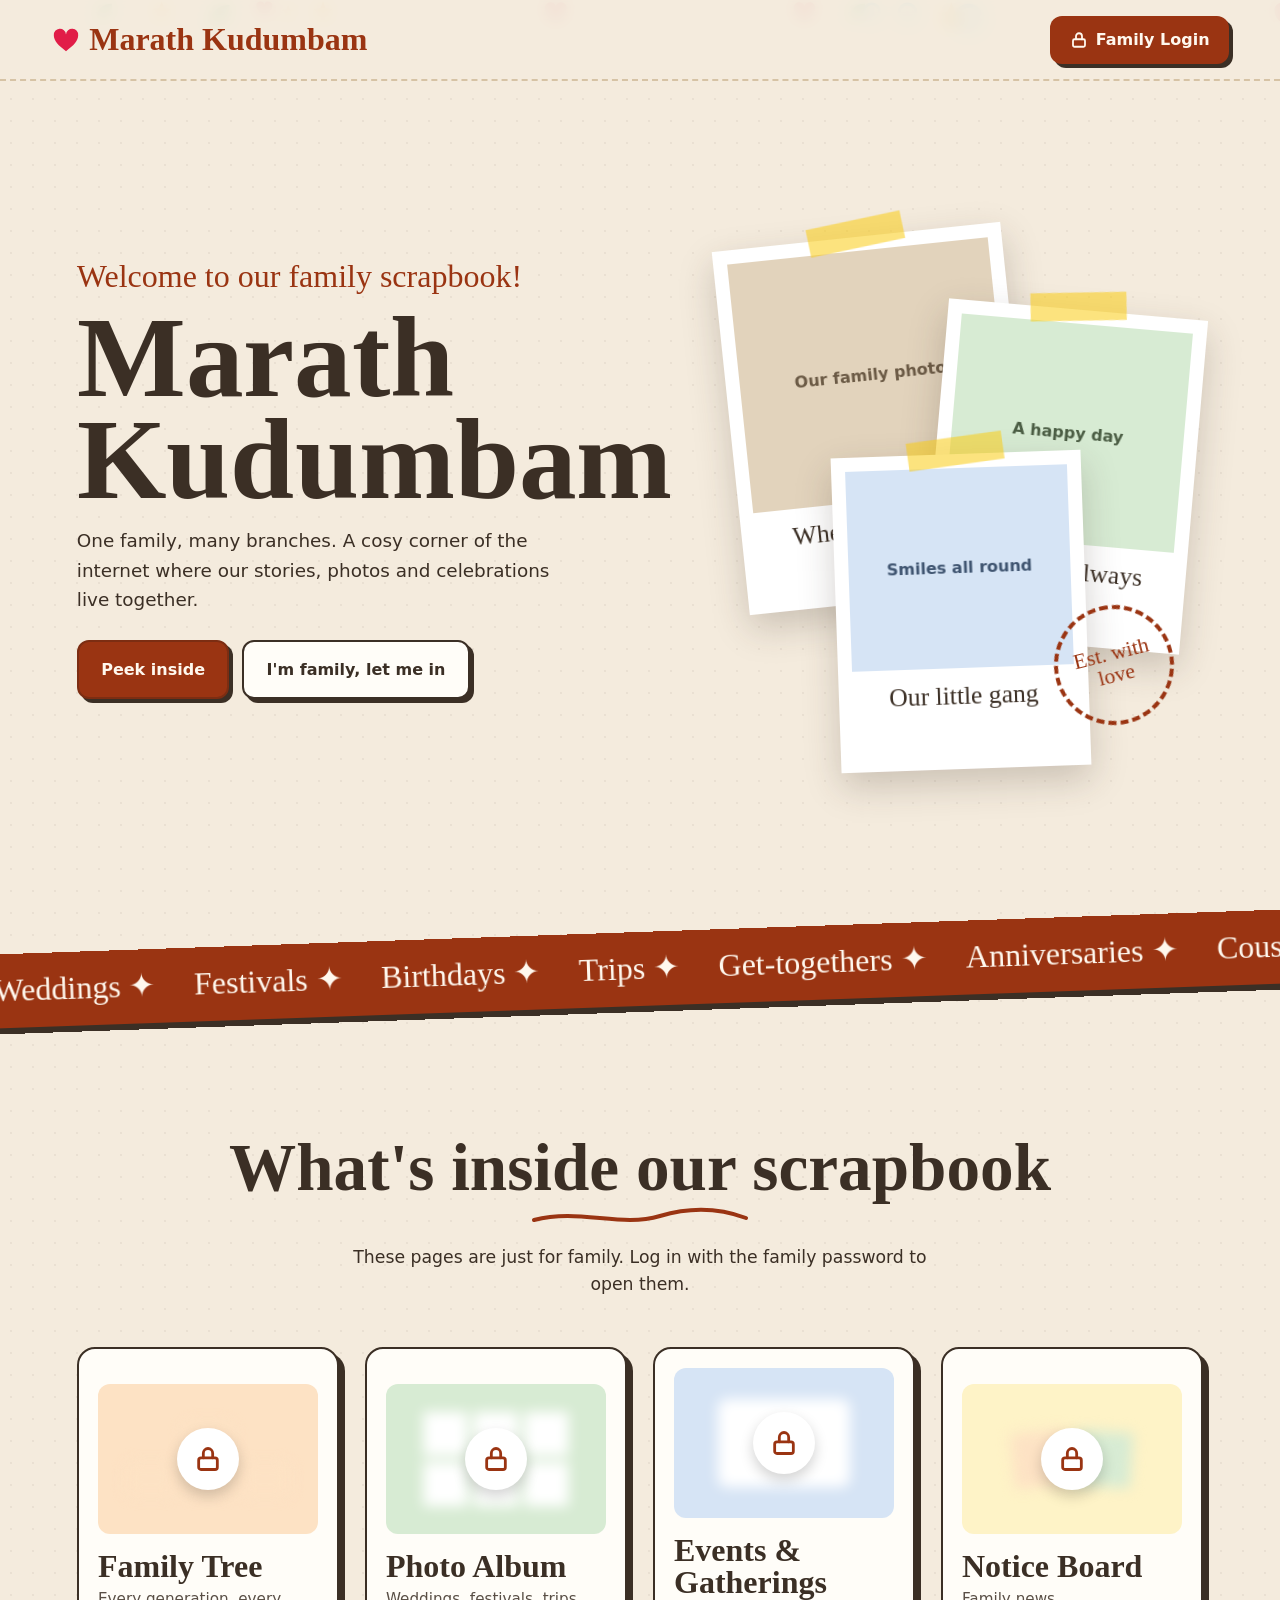
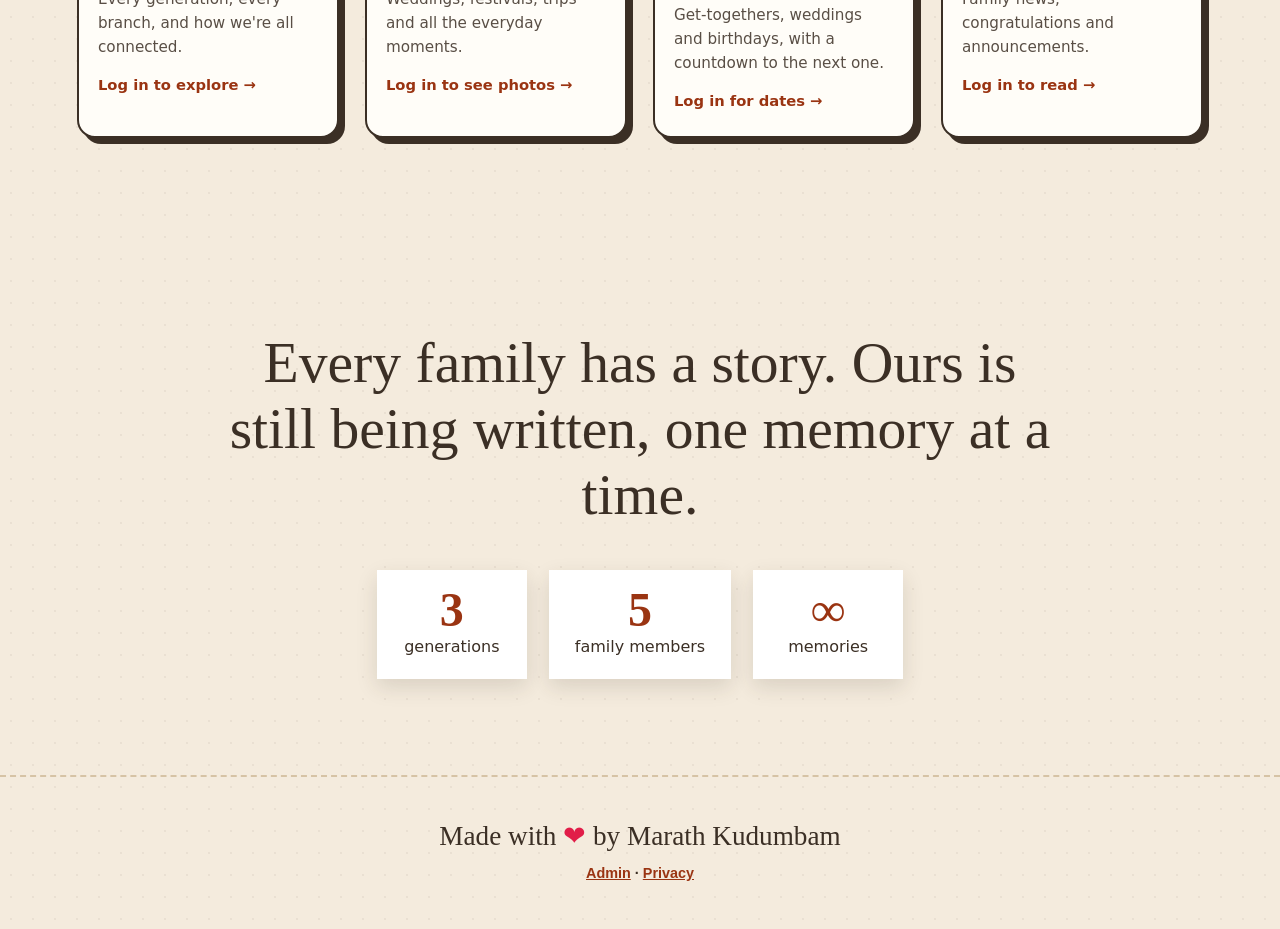
<file: family.html>
<!DOCTYPE html><html lang="en"><head><meta charset="UTF-8"><meta http-equiv="Content-Security-Policy" content="default-src 'self'; script-src 'self' 'unsafe-inline'; style-src 'self' 'unsafe-inline' https://fonts.googleapis.com; font-src https://fonts.gstatic.com; img-src 'self' data: blob: https://cppdwandvejbittfmwxe.supabase.co; connect-src 'self' https://cppdwandvejbittfmwxe.supabase.co https://www.googleapis.com; object-src 'none'; base-uri 'none'; form-action 'self'; frame-src 'none'"><meta name="referrer" content="strict-origin-when-cross-origin"><meta name="viewport" content="width=device-width,initial-scale=1"><meta name="robots" content="noindex, nofollow"><title>Marath Kudumbam · Family Area</title><link rel="icon" href="favicon.svg" type="image/svg+xml"><link href="https://fonts.googleapis.com/css2?family=Caveat:wght@500;700&family=Nunito:wght@400;700;800&display=swap" rel="stylesheet"><link rel="stylesheet" href="site.css"><style>:root{--paper:#F4EBDD;--ink:#3B2F25;--rust:#9A3412;--rust2:#7C2D12;--peach:#FDE2C4;--sage:#D7EBD3;--sky:#D6E4F5;--butter:#FEF3C7;--rose:#FBD5E0;--tape:rgba(250,204,21,.55)}*{box-sizing:border-box;margin:0;padding:0}html{scroll-behavior:smooth}body{font-family:Nunito,system-ui,sans-serif;color:var(--ink);background:var(--paper);overflow-x:hidden;line-height:1.6;background-image:radial-gradient(rgba(59,47,37,.06) 1px,transparent 1.2px);background-size:22px 22px;animation:pageIn .8s backwards}@keyframes pageIn{from{opacity:0}}.hand{font-family:Caveat,cursive}nav{position:sticky;top:0;z-index:40;display:flex;align-items:center;justify-content:space-between;gap:1rem;padding:12px 4vw;background:rgba(244,235,221,.9);backdrop-filter:blur(8px);border-bottom:2px dashed #d6c3a5}.logo{font-family:Caveat,cursive;font-weight:700;font-size:1.9rem;color:var(--rust);text-decoration:none}.links{display:flex;gap:.3rem;flex-wrap:wrap}.links a{text-decoration:none;color:var(--ink);font-weight:800;padding:.45rem .8rem;border-radius:10px;transition:background .2s}.links a:hover{background:var(--butter)}.out{background:#fffdf8;border:2px solid var(--ink);border-radius:12px;font:inherit;font-weight:800;padding:.55rem 1rem;cursor:pointer;box-shadow:3px 3px 0 var(--ink)}.out:hover{transform:translate(-1px,-1px);box-shadow:4px 4px 0 var(--ink)}.menu{display:none;background:var(--rust);color:#fff;border:0;border-radius:10px;width:44px;height:44px;font-size:1.3rem;cursor:pointer}.welcome{text-align:center;padding:4rem 6vw 2rem}.welcome h1{font-family:Caveat,cursive;font-size:clamp(3rem,8vw,5.5rem);line-height:1}.welcome h1 .ch{display:inline-block;animation:pop .6s cubic-bezier(.2,1.8,.4,1) both}@keyframes pop{from{opacity:0;transform:scale(0) rotate(-30deg)}}.welcome p{font-size:1.1rem;margin-top:.6rem}.jump{display:flex;justify-content:center;gap:1rem;flex-wrap:wrap;margin-top:1.8rem}.jump a{text-decoration:none;color:var(--ink);font-weight:800;padding:.9rem 1.3rem;border:2px solid var(--ink);border-radius:14px;box-shadow:4px 4px 0 var(--ink);transform:rotate(var(--r));transition:transform .2s,box-shadow .2s;animation:fadeUp .6s both}.jump a:hover{transform:rotate(var(--r)) translateY(-3px);box-shadow:6px 6px 0 var(--rust)}@keyframes fadeUp{from{opacity:0;transform:translateY(20px)}}section{scroll-margin-top:64px;padding:5rem 5vw;max-width:1300px;margin:0 auto;position:relative}.sec-title{font-family:Caveat,cursive;font-weight:700;font-size:clamp(2.6rem,6vw,4rem);text-align:center;line-height:1}.underline{display:block;margin:.3rem auto 2.4rem;width:200px;height:20px}.underline path{stroke-dasharray:300;stroke-dashoffset:300;transition:stroke-dashoffset 1.2s}.in .underline path{stroke-dashoffset:0}.reveal{opacity:0;transform:translateY(40px);transition:opacity .7s,transform .8s cubic-bezier(.2,1,.3,1)}.reveal.in{opacity:1;transform:none}.sk{display:block;border-radius:10px;background:linear-gradient(90deg,#e8dac5 25%,#f3eadd 40%,#e8dac5 60%);background-size:300% 100%;animation:sk 1.4s ease-in-out infinite}@keyframes sk{from{background-position:100% 0}to{background-position:0 0}}.sk-row{display:flex;justify-content:center;gap:12px;margin:14px 0}.tree-wrap{overflow-x:auto;padding:1rem 0 2rem}.tree{display:flex;justify-content:center;min-width:max-content;padding:0 1rem}.tree ul{padding-top:30px;position:relative;display:flex;justify-content:center}.tree li{list-style:none;text-align:center;position:relative;padding:30px 10px 0}.tree li::after,.tree li::before{content:"";position:absolute;top:0;right:50%;border-top:3px dashed var(--rust);width:50%;height:30px;transform:scaleX(0);transform-origin:right;transition:transform .5s var(--d,0s)}.tree li::after{right:auto;left:50%;border-left:3px dashed var(--rust);transform-origin:left}.tree li:only-child::after,.tree li:only-child::before{display:none}.tree li:only-child{padding-top:0}.tree li:first-child::before,.tree li:last-child::after{border:0 none}.tree li:last-child::before{border-right:3px dashed var(--rust);border-radius:0 12px 0 0}.tree li:first-child::after{border-radius:12px 0 0 0}.tree ul ul::before{content:"";position:absolute;top:0;left:50%;border-left:3px dashed var(--rust);height:30px;transform:scaleY(0);transform-origin:top;transition:transform .4s var(--d,0s)}.tree>ul{padding-top:0}.grown .tree li::after,.grown .tree li::before{transform:scaleX(1)}.grown .tree ul ul::before{transform:scaleY(1)}.couple{display:inline-flex;gap:8px;background:#fff;padding:10px 10px 14px;box-shadow:0 8px 20px rgba(59,47,37,.16);transform:rotate(var(--r)) scale(0);transition:transform .6s cubic-bezier(.2,1.6,.4,1) var(--d,0s);position:relative}.grown .couple{transform:rotate(var(--r)) scale(1)}.couple::before{content:"";position:absolute;top:-10px;left:50%;width:56px;height:18px;margin-left:-28px;background:var(--tape);transform:rotate(-4deg)}.person{width:104px;background:0 0;border:0;font:inherit;color:inherit;cursor:pointer;padding:4px;border-radius:8px;transition:transform .2s}.person:hover{transform:translateY(-3px)}.face{width:64px;height:64px;margin:0 auto 6px;border-radius:50%;display:grid;place-items:center;font-family:Caveat,cursive;font-weight:700;font-size:1.7rem;color:var(--ink);border:3px solid #fff;box-shadow:0 0 0 2px var(--ink);overflow:hidden}.face img{width:100%;height:100%;object-fit:cover}.person b{display:block;font-size:.85rem;line-height:1.2}.person small{font-family:Caveat,cursive;font-size:1.15rem;line-height:1}.hint{text-align:center;font-family:Caveat,cursive;font-size:1.4rem;opacity:.8}.filters{display:flex;justify-content:center;gap:.6rem;flex-wrap:wrap;margin-bottom:2.4rem}.filters button{font:inherit;font-weight:800;border:2px solid var(--ink);background:#fffdf8;color:var(--ink);padding:.5rem 1.1rem;border-radius:999px;cursor:pointer;transition:transform .15s}.filters button:hover{transform:translateY(-2px)}.filters button.on{background:var(--ink);color:#fff8ee}.album{display:grid;grid-template-columns:repeat(auto-fill,minmax(220px,1fr));gap:2rem 1.6rem}.pol{background:#fff;padding:10px 10px 44px;box-shadow:0 8px 20px rgba(59,47,37,.16);border:0;font:inherit;color:inherit;cursor:pointer;text-align:center;position:relative;transform:translate(var(--sx),var(--sy)) rotate(var(--sr)) scale(.6);opacity:0;transition:transform .9s cubic-bezier(.2,1.3,.4,1) var(--d),opacity .5s var(--d),box-shadow .2s}.dealt .pol{transform:rotate(var(--r));opacity:1}.dealt .pol:hover{transform:rotate(var(--r)) translateY(-4px);box-shadow:0 18px 34px rgba(59,47,37,.25);z-index:2;transition-delay:0s}.pol.hide{display:none}.pol .ph{aspect-ratio:1/1;display:grid;place-items:center;font-weight:700;color:#6b5a45;overflow:hidden}.pol .ph img{width:100%;height:100%;object-fit:cover}.pol .cap{position:absolute;left:0;right:0;bottom:8px;font-family:Caveat,cursive;font-size:1.4rem;line-height:1.1}.pol .cap small{display:block;font-family:Nunito;font-size:.75rem;opacity:.7}.lb{position:fixed;inset:0;background:rgba(43,32,24,.88);z-index:80;display:grid;place-items:center;padding:1.5rem;opacity:0;pointer-events:none;transition:opacity .3s}.lb.open{opacity:1;pointer-events:auto}.lb-card{background:#fff;padding:16px 16px 60px;max-width:760px;width:100%;position:relative;transform:scale(.7) rotate(-6deg);transition:transform .5s cubic-bezier(.2,1.5,.4,1)}.lb.open .lb-card{transform:scale(1) rotate(-1deg)}.lb-ph{aspect-ratio:4/3;display:grid;place-items:center;font-weight:700;font-size:1.3rem;color:#6b5a45;overflow:hidden}.lb-ph img{width:100%;height:100%;object-fit:contain;background:#111}.lb-cap{position:absolute;left:0;right:0;bottom:12px;text-align:center;font-family:Caveat,cursive;font-size:2rem}.lb-btn{position:fixed;top:50%;width:52px;height:52px;margin-top:-26px;border-radius:50%;border:0;background:#fff;font-size:1.6rem;cursor:pointer;box-shadow:0 6px 16px rgba(0,0,0,.3)}.lb-prev{left:3vw}.lb-next{right:3vw}.lb-x{position:fixed;top:18px;right:18px;width:46px;height:46px;border-radius:12px;border:0;background:#fff;font-size:1.2rem;cursor:pointer}.next{max-width:860px;margin:0 auto 3rem;background:#fffdf8;border:2px solid var(--ink);border-radius:20px;box-shadow:8px 8px 0 var(--rust);padding:2rem;text-align:center}.next .k{font-family:Caveat,cursive;font-size:1.8rem;color:var(--rust)}.next h3{font-size:clamp(1.6rem,4vw,2.4rem);line-height:1.15}.flip{display:flex;justify-content:center;gap:.8rem;margin-top:1.4rem;flex-wrap:wrap}.unit{text-align:center}.digit{position:relative;width:86px;height:92px;perspective:300px;font-family:Caveat,cursive;font-weight:700;font-size:3.6rem;line-height:92px}.digit .face2{position:absolute;inset:0;background:var(--ink);color:#fff8ee;border-radius:12px;box-shadow:0 6px 0 rgba(0,0,0,.25)}.digit .face2::after{content:"";position:absolute;left:0;right:0;top:50%;height:2px;background:rgba(255,255,255,.12)}.digit.flipping .face2{animation:flipIt .5s}@keyframes flipIt{0%{transform:rotateX(0)}50%{transform:rotateX(-90deg)}100%{transform:rotateX(0)}}.unit small{display:block;margin-top:.5rem;font-weight:800;font-size:.85rem;text-transform:uppercase;letter-spacing:.08em}.tickets{display:grid;grid-template-columns:repeat(auto-fit,minmax(280px,1fr));gap:1.4rem}.ticket{display:flex;background:#fffdf8;border:2px solid var(--ink);border-radius:14px;overflow:hidden;box-shadow:4px 4px 0 var(--ink);transition:transform .2s}.stub{background:var(--c);min-width:92px;display:flex;flex-direction:column;align-items:center;justify-content:center;border-right:2px dashed var(--ink);padding:1rem .5rem}.stub b{font-family:Caveat,cursive;font-size:2.8rem;line-height:1}.stub span{font-weight:800;font-size:.8rem;text-transform:uppercase}.tbody{padding:1rem 1.1rem}.tbody h4{font-size:1.15rem;line-height:1.2}.tbody p{font-size:.92rem;opacity:.85}.tbody .meta{font-size:.82rem;font-weight:800;color:var(--rust);margin-top:.4rem}.past{opacity:.5}.cork{background:#c9a27a;background-image:radial-gradient(rgba(0,0,0,.09) 1.5px,transparent 2px),radial-gradient(rgba(255,255,255,.08) 1px,transparent 1.5px);background-size:14px 14px,9px 9px;border:12px solid #8b5e3c;border-radius:10px;padding:2.4rem;display:grid;grid-template-columns:repeat(auto-fit,minmax(220px,1fr));gap:2rem;box-shadow:inset 0 0 30px rgba(0,0,0,.25)}.note{background:var(--bg);padding:1.6rem 1.2rem 1.2rem;position:relative;box-shadow:0 10px 18px rgba(0,0,0,.22);transform:rotate(var(--r));transform-origin:50% 0;transition:transform .3s}.pin{position:absolute;top:-8px;left:50%;width:20px;height:20px;margin-left:-10px;border-radius:50%;background:radial-gradient(circle at 35% 35%,#fca5a5,#b91c1c);box-shadow:0 3px 4px rgba(0,0,0,.35)}.note h4{font-family:Caveat,cursive;font-size:1.8rem;line-height:1}.note small{font-weight:800;opacity:.7}footer{text-align:center;padding:2.4rem 6vw 3rem;border-top:2px dashed #d6c3a5;font-family:Caveat,cursive;font-size:1.6rem}.pm{position:fixed;inset:0;z-index:80;background:rgba(43,32,24,.7);display:grid;place-items:center;padding:1.5rem;opacity:0;pointer-events:none;transition:opacity .3s}.pm.open{opacity:1;pointer-events:auto}.pm-card{background:#fff;padding:1.4rem 1.4rem 1.8rem;width:min(340px,100%);text-align:center;position:relative;transform:rotateY(90deg);transition:transform .6s cubic-bezier(.2,1.4,.4,1)}.pm.open .pm-card{transform:rotateY(0) rotate(-2deg)}.pm-card .face{width:130px;height:130px;font-size:3rem;border-radius:4px}.pm-card h3{font-family:Caveat,cursive;font-size:2.4rem;line-height:1;margin-top:.6rem}.pm-x{position:absolute;top:8px;right:8px;width:40px;height:40px;border:0;border-radius:10px;background:var(--paper);cursor:pointer}.album-section{margin-bottom:3.2rem}.album-section[hidden]{display:none}.album-head{margin-bottom:1.3rem;border-bottom:2px dashed #d6c3a5;padding-bottom:.55rem}.album-head h3{font-family:Caveat,cursive;font-size:2.4rem;line-height:1}.album-head small{font-weight:800;color:var(--rust)}.album-head p{max-width:42rem}.empty.small{font-size:1.35rem;text-align:left}.empty,.loading{text-align:center;font-family:Caveat,cursive;font-size:1.7rem}.share-row{text-align:center;margin-bottom:1.6rem}.share-btn{min-height:44px;border:2px solid var(--rust2);border-radius:12px;background:var(--rust);color:#fff8ee;font:inherit;font-weight:800;padding:.6rem 1.1rem;cursor:pointer;box-shadow:3px 3px 0 var(--ink)}.share-btn:disabled{opacity:.6;cursor:wait}.lb-hd{position:absolute;z-index:2;top:26px;right:26px;min-height:40px;border:2px solid var(--ink);border-radius:10px;background:#fffdf8;font:inherit;font-weight:800;padding:.35rem .75rem;cursor:pointer}.share-card{position:relative;width:min(440px,100%);max-height:calc(100dvh - 2rem);overflow:auto;background:#fff;padding:1.4rem}.share-card h3{font-family:Caveat,cursive;font-size:2.4rem;line-height:1}.share-card label{display:block;margin-top:.8rem;font-weight:800;font-size:.9rem}.share-card input,.share-card select,.share-card textarea{display:block;width:100%;min-height:44px;margin-top:.2rem;border:2px solid var(--ink);border-radius:9px;font:inherit;padding:.55rem .7rem}.share-card textarea{min-height:110px;resize:vertical}.share-card>.share-btn{width:100%;margin-top:1rem}.share-msg{min-height:1.5em;margin-top:.6rem;font-weight:800}.share-msg.ok{color:#2f5d2a}.share-msg.bad{color:#b91c1c}@media (max-width:600px){body,html{overflow-x:clip}nav{gap:.45rem;padding:9px 16px}.logo{font-size:1.45rem;line-height:1;flex:1;min-width:0}.out{padding:.4rem .65rem;box-shadow:2px 2px 0 var(--ink)}.welcome{padding:2.6rem 16px 1rem}.jump{gap:.65rem}.jump a{padding:.7rem .85rem}section{padding:3rem 16px}.underline{margin-bottom:1.5rem}.filters{flex-wrap:nowrap;justify-content:flex-start;overflow-x:auto;margin:0 -16px 1.6rem;padding:2px 16px 8px;scrollbar-width:none}.filters button{flex:none;min-height:42px}.album{grid-template-columns:repeat(2,minmax(0,1fr));gap:1.1rem .75rem}.pol{padding:6px 6px 42px}.pol .cap{bottom:5px;padding:0 4px;font-size:1.12rem}.pol .cap small{white-space:nowrap;overflow:hidden;text-overflow:ellipsis}.album-head h3{font-size:2.1rem}.lb{padding:12px 12px 78px}.lb-card{padding:8px 8px 50px;transform:none!important}.lb-ph{aspect-ratio:auto;height:min(62dvh,120vw)}.lb-cap{bottom:9px;padding:0 8px;font-size:1.35rem}.lb-btn{top:auto;bottom:16px;margin:0}.lb-prev{left:calc(50% - 62px)}.lb-next{right:calc(50% - 62px)}.lb-x{top:10px;right:10px;z-index:3}.lb-hd{top:15px;left:15px;right:auto}.next{padding:1.2rem .8rem;box-shadow:5px 5px 0 var(--rust)}.flip{gap:.45rem}.digit{width:62px}.tickets{grid-template-columns:minmax(0,1fr)}.stub{min-width:78px}.cork{grid-template-columns:minmax(0,1fr);padding:1.5rem 1rem;border-width:8px}.share-card{padding:1.1rem}}@media (max-width:760px){.menu{display:block}.links{display:none;position:absolute;top:100%;left:0;right:0;background:var(--paper);flex-direction:column;padding:1rem 5vw;border-bottom:2px dashed #d6c3a5}.links.open{display:flex}.digit{width:64px;height:72px;line-height:72px;font-size:2.8rem}.person{width:90px}}@media (prefers-reduced-motion:reduce){*,::after,::before{animation:none!important;transition:none!important}}</style></head><body><nav><a class="logo" href="#top">Marath Kudumbam</a> <button class="menu" type="button" aria-label="Menu" onclick='document.querySelector(".links").classList.toggle("open")'>☰</button><div class="links"><a href="#tree">Family Tree</a><a href="#album">Photo Album</a><a href="#events">Events</a><a href="#notices">Notice Board</a></div><button class="out" type="button" onclick="logout()">Log out</button></nav><header class="welcome" id="top"><h1 id="hello">Welcome back, family!</h1><p>Here's everything happening in Marath Kudumbam.</p><div class="jump"><a href="#tree" style="--r:-2deg;background:var(--peach);animation-delay:.6s">Family Tree</a> <a href="#album" style="--r:1.5deg;background:var(--sage);animation-delay:.7s">Photo Album</a> <a href="#events" style="--r:-1deg;background:var(--sky);animation-delay:.8s">Events</a> <a href="#notices" style="--r:2deg;background:var(--butter);animation-delay:.9s">Notice Board</a></div></header><p class="loading" id="loading" role="status">Opening the scrapbook…</p><section id="tree"><h2 class="sec-title">Our Family Tree</h2><svg class="underline" viewBox="0 0 200 20" aria-hidden="true"><path d="M4 12 C 40 2, 80 20, 120 9 S 180 6, 196 11" fill="none" stroke="#9A3412" stroke-width="4" stroke-linecap="round"/></svg><div class="tree-wrap"><div class="tree" id="treeRoot" aria-hidden="true"><div><div class="sk-row"><span class="sk" style="width:230px;height:118px"></span></div><div class="sk-row"><span class="sk" style="width:120px;height:104px"></span><span class="sk" style="width:120px;height:104px"></span><span class="sk" style="width:120px;height:104px"></span></div></div></div></div><p class="hint">Tap anyone to see more · swipe sideways on a phone</p></section><section id="album"><h2 class="sec-title">Photo Album</h2><svg class="underline" viewBox="0 0 200 20" aria-hidden="true"><path d="M4 12 C 40 2, 80 20, 120 9 S 180 6, 196 11" fill="none" stroke="#9A3412" stroke-width="4" stroke-linecap="round"/></svg><div class="share-row"><button class="share-btn" type="button" data-share="photo">Share photos</button></div><div class="filters" id="filters"></div><div id="albumGrid"><div class="album" aria-hidden="true"><span class="sk" style="aspect-ratio:1"></span><span class="sk" style="aspect-ratio:1"></span><span class="sk" style="aspect-ratio:1"></span><span class="sk" style="aspect-ratio:1"></span></div></div></section><section id="events"><h2 class="sec-title">Events &amp; Gatherings</h2><svg class="underline" viewBox="0 0 200 20" aria-hidden="true"><path d="M4 12 C 40 2, 80 20, 120 9 S 180 6, 196 11" fill="none" stroke="#9A3412" stroke-width="4" stroke-linecap="round"/></svg><div class="next reveal" id="next"><span class="sk" style="height:150px" aria-hidden="true"></span></div><div class="tickets" id="tickets"></div></section><section id="notices"><h2 class="sec-title">Notice Board</h2><svg class="underline" viewBox="0 0 200 20" aria-hidden="true"><path d="M4 12 C 40 2, 80 20, 120 9 S 180 6, 196 11" fill="none" stroke="#9A3412" stroke-width="4" stroke-linecap="round"/></svg><div class="share-row"><button class="share-btn" type="button" data-share="news">Share family news</button></div><div class="cork reveal" id="cork"><span class="sk" style="height:130px" aria-hidden="true"></span><span class="sk" style="height:130px" aria-hidden="true"></span><span class="sk" style="height:130px" aria-hidden="true"></span></div></section><footer>Made with love by Marath Kudumbam · Please keep the password within the family</footer><div class="lb" id="lb" role="dialog" aria-modal="true"><button class="lb-x" type="button" aria-label="Close" onclick="closeLightbox()">✕</button> <button class="lb-btn lb-prev" type="button" aria-label="Previous" onclick="stepLightbox(-1)">‹</button><div class="lb-card"><button class="lb-hd" id="lbHd" type="button">Download HD</button><div class="lb-ph" id="lbPh"></div><div class="lb-cap" id="lbCap"></div></div><button class="lb-btn lb-next" type="button" aria-label="Next" onclick="stepLightbox(1)">›</button></div><div class="pm" id="pm" role="dialog" aria-modal="true"><div class="pm-card" id="pmCard"></div></div><div class="pm" id="share" role="dialog" aria-modal="true" aria-labelledby="shareTitle"><form class="share-card" id="shareForm"><button class="pm-x" type="button" aria-label="Close" onclick='document.getElementById("share").classList.remove("open")'>✕</button><h3 id="shareTitle">Share</h3><p>An admin will review this before it appears.</p><input type="hidden" name="kind" id="shareKind"> <label>Your name<input name="name" maxlength="120" autocomplete="name" required></label><div id="sharePhotoFields"><div id="sharePicker"></div><label>What is this photo?<input name="title" maxlength="160"></label><label>Album<select name="album" id="shareAlbum"></select></label><div id="newAlbumFields" hidden><label>New album name<input name="newAlbum" id="newAlbumName" maxlength="60" placeholder="Wedding of ..."></label><label>Event date<input type="date" name="eventDate"></label><label>About this event<textarea name="albumDescription" maxlength="300"></textarea></label></div></div><div id="shareNewsFields" hidden><label>Title<input name="newsTitle" maxlength="160"></label><label>Your news<textarea name="body" maxlength="4000"></textarea></label></div><button class="share-btn" type="submit">Send for approval</button><div class="share-msg" id="shareMsg" role="status"></div></form></div><script src="site.js"></script><script src="family.js"></script></body></html>
</file>
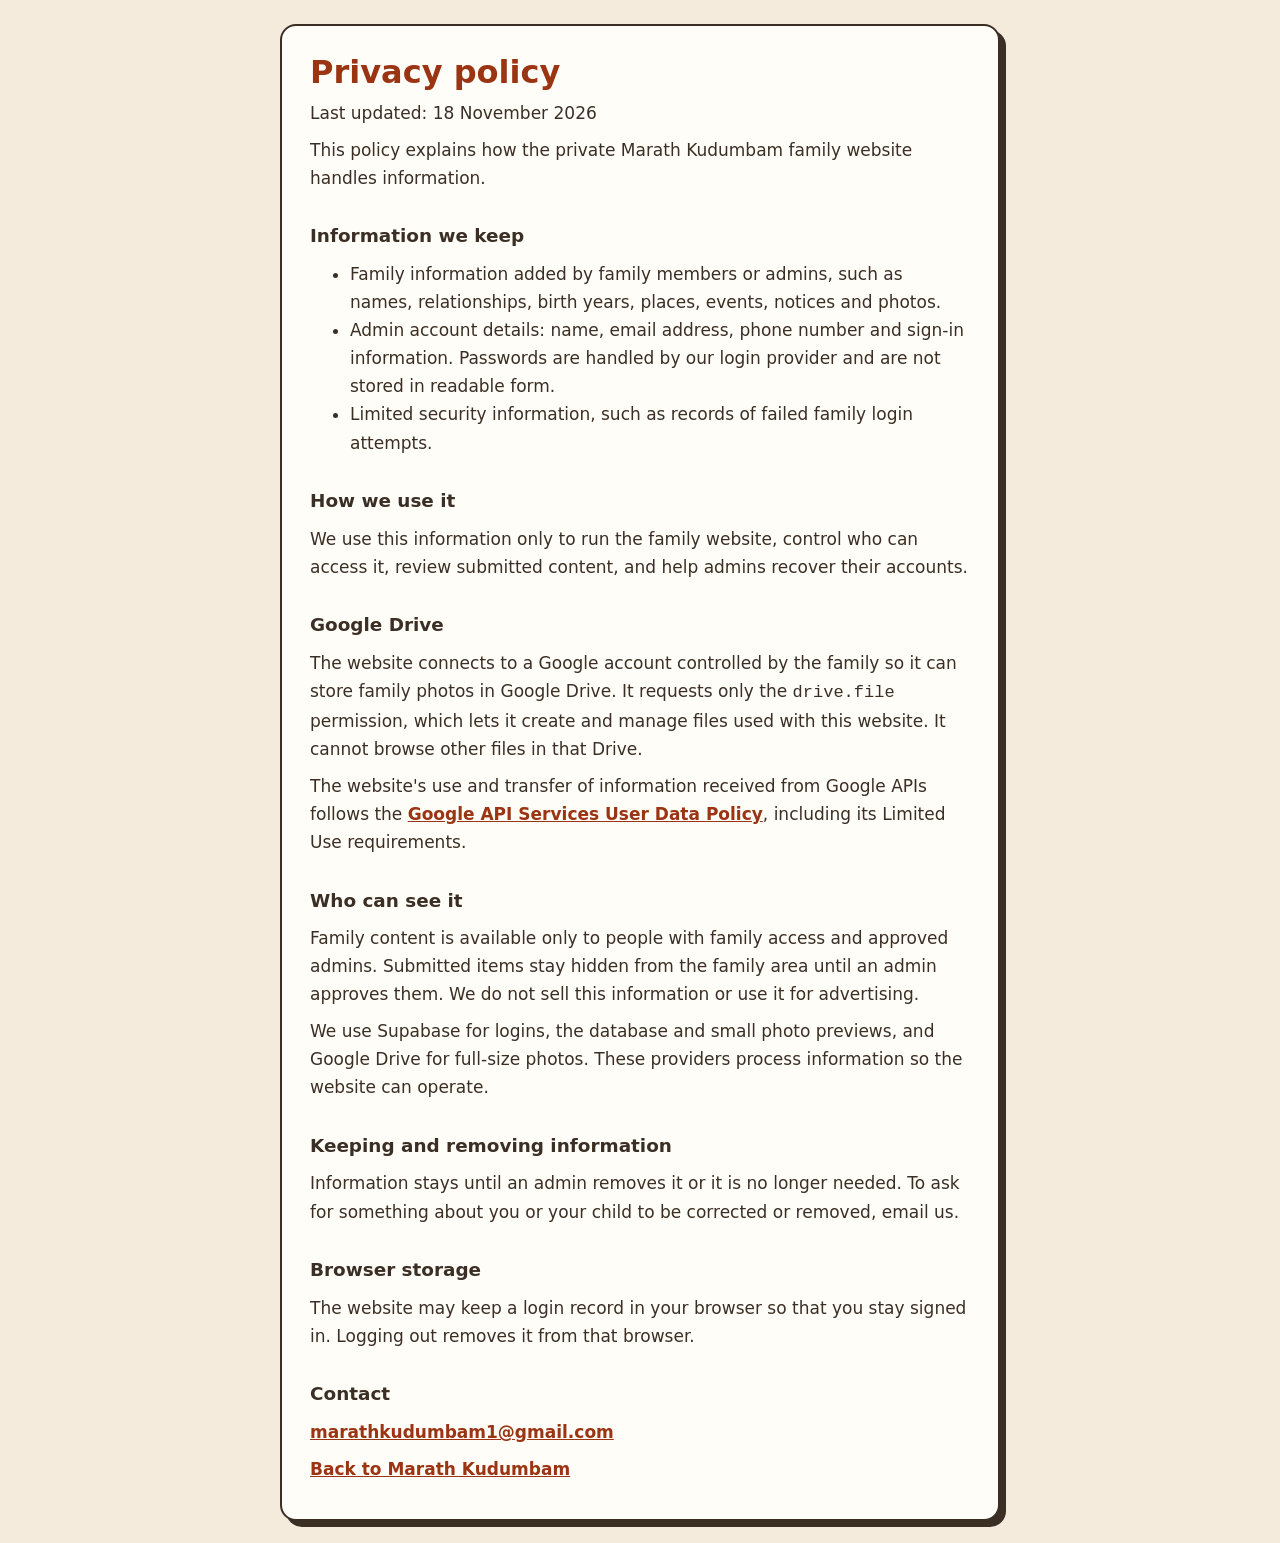
<file: privacy.html>
<!DOCTYPE html>
<html lang="en">
<head>
<meta charset="UTF-8">
<meta http-equiv="Content-Security-Policy" content="default-src 'self'; script-src 'self' 'unsafe-inline'; style-src 'self' 'unsafe-inline' https://fonts.googleapis.com; font-src https://fonts.gstatic.com; img-src 'self' data: blob: https://cppdwandvejbittfmwxe.supabase.co; connect-src 'self' https://cppdwandvejbittfmwxe.supabase.co https://www.googleapis.com; object-src 'none'; base-uri 'none'; form-action 'self'; frame-src 'none'">
<meta name="referrer" content="strict-origin-when-cross-origin">
<meta name="viewport" content="width=device-width, initial-scale=1">
<title>Privacy Policy</title>
<link rel="icon" href="favicon.svg" type="image/svg+xml">
<meta name="description" content="Privacy policy for the Marath Kudumbam family website.">
<style>
:root{--paper:#F4EBDD;--ink:#3B2F25;--rust:#9A3412;--card:#FFFDF8}
*{box-sizing:border-box}
body{margin:0;padding:24px 16px;background:var(--paper);color:var(--ink);font:17px/1.65 system-ui,-apple-system,"Segoe UI",sans-serif}
main{width:min(720px,100%);margin:0 auto;background:var(--card);border:2px solid var(--ink);border-radius:16px;box-shadow:6px 6px 0 var(--ink);padding:28px}
h1{margin:0;color:var(--rust);font-size:2rem;line-height:1.15}
h2{margin:1.6em 0 .2em;font-size:1.15rem}
p,ul{margin:.5em 0}
a{color:var(--rust);font-weight:700}
</style>
</head>
<body>
<main>
  <h1>Privacy policy</h1>
  <p>Last updated: 18 November 2026</p>
  <p>This policy explains how the private Marath Kudumbam family website handles information.</p>

  <h2>Information we keep</h2>
  <ul>
    <li>Family information added by family members or admins, such as names, relationships, birth years, places, events, notices and photos.</li>
    <li>Admin account details: name, email address, phone number and sign-in information. Passwords are handled by our login provider and are not stored in readable form.</li>
    <li>Limited security information, such as records of failed family login attempts.</li>
  </ul>

  <h2>How we use it</h2>
  <p>We use this information only to run the family website, control who can access it, review submitted content, and help admins recover their accounts.</p>

  <h2>Google Drive</h2>
  <p>The website connects to a Google account controlled by the family so it can store family photos in Google Drive. It requests only the <code>drive.file</code> permission, which lets it create and manage files used with this website. It cannot browse other files in that Drive.</p>
  <p>The website's use and transfer of information received from Google APIs follows the <a href="https://developers.google.com/terms/api-services-user-data-policy">Google API Services User Data Policy</a>, including its Limited Use requirements.</p>

  <h2>Who can see it</h2>
  <p>Family content is available only to people with family access and approved admins. Submitted items stay hidden from the family area until an admin approves them. We do not sell this information or use it for advertising.</p>
  <p>We use Supabase for logins, the database and small photo previews, and Google Drive for full-size photos. These providers process information so the website can operate.</p>

  <h2>Keeping and removing information</h2>
  <p>Information stays until an admin removes it or it is no longer needed. To ask for something about you or your child to be corrected or removed, email us.</p>

  <h2>Browser storage</h2>
  <p>The website may keep a login record in your browser so that you stay signed in. Logging out removes it from that browser.</p>

  <h2>Contact</h2>
  <p><a href="mailto:marathkudumbam1@gmail.com">marathkudumbam1@gmail.com</a></p>
  <p><a href="index.html">Back to Marath Kudumbam</a></p>
</main>
</body>
</html>
</file>
<file: site.css>
.picker{margin-top:12px}
.picker-input{position:absolute;width:1px;height:1px;opacity:0;pointer-events:none}
.picker-button{display:flex;align-items:center;justify-content:center;min-height:52px;border:2px dashed #9A3412;border-radius:11px;background:#FDE2C4;color:#3B2F25;padding:10px 12px;text-align:center;font-weight:800;cursor:pointer}
.picker-input:focus-visible+.picker-button{outline:3px solid rgba(154,52,18,.35);outline-offset:2px}
.picker-note{margin:6px 0 0;font-size:.88rem;font-weight:700}
.picker-note.bad{color:#B91C1C}
.picker-grid{display:grid;grid-template-columns:repeat(auto-fill,minmax(72px,1fr));gap:8px;margin-top:9px}
.picker-grid[hidden]{display:none}
.picker-item{position:relative;aspect-ratio:1;overflow:hidden;border-radius:7px;background:#E2D3BC}
.picker-item img{display:block;width:100%;height:100%;object-fit:cover}
.picker-item button{position:absolute;top:3px;right:3px;width:30px;height:30px;border:0;border-radius:50%;background:rgba(43,32,24,.82);color:#fff;font:700 15px/1 system-ui,sans-serif;cursor:pointer}
</file>
